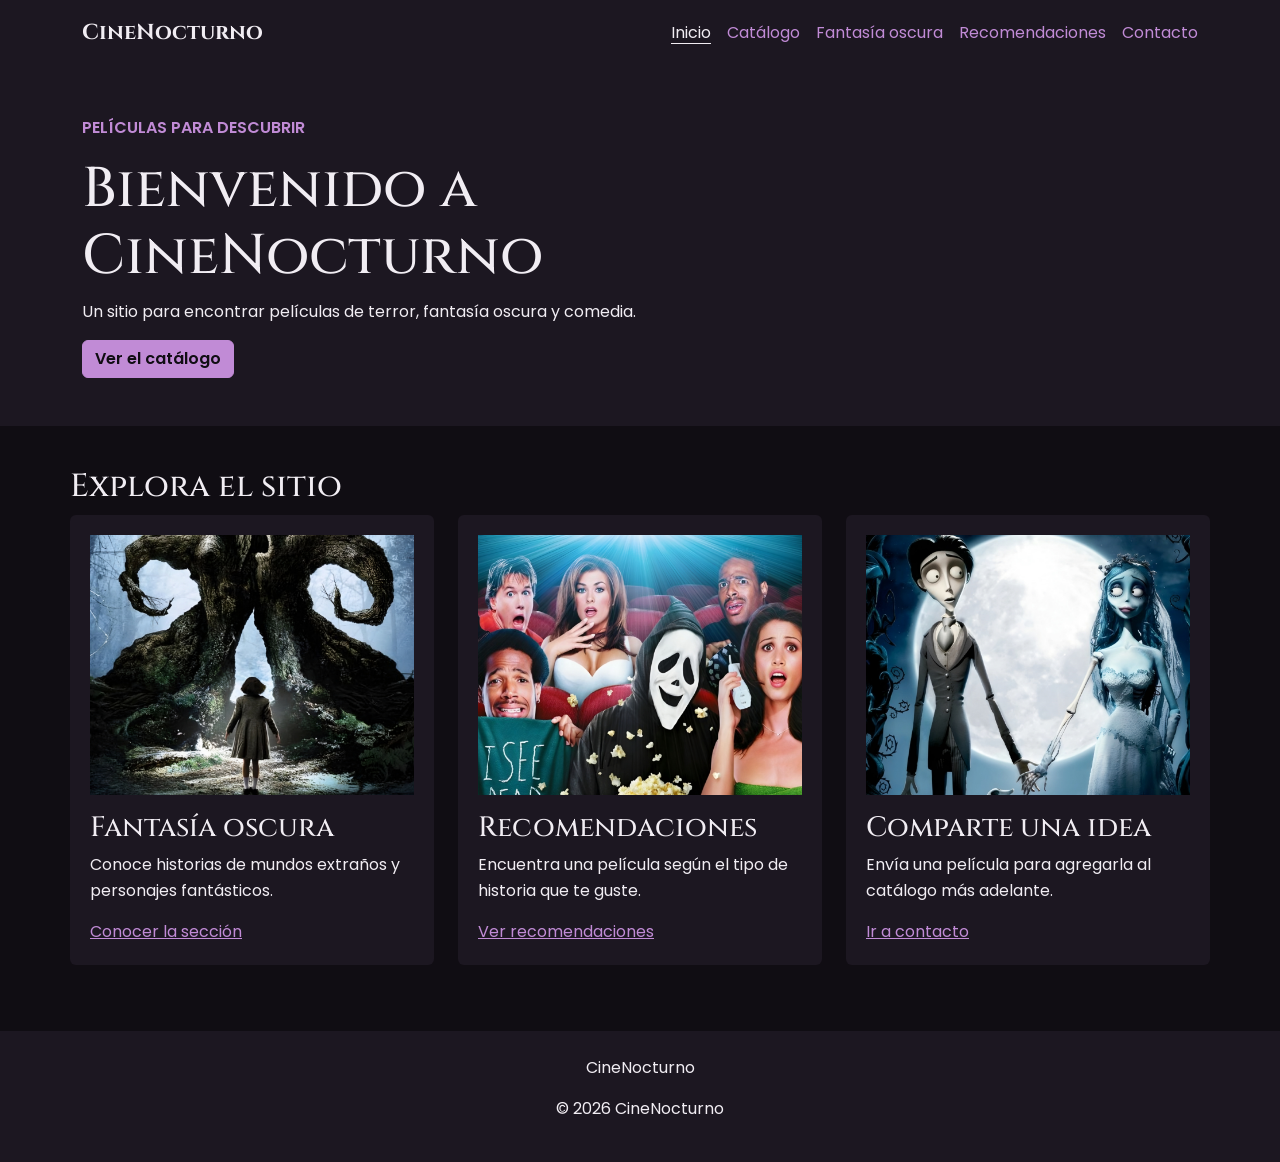
<file: index.html>
<!DOCTYPE html>
<html lang="es">
<head>
    <meta charset="UTF-8">
    <meta name="viewport" content="width=device-width, initial-scale=1.0">
    <title>CineNocturno | Inicio</title>
    <link rel="preconnect" href="https://fonts.googleapis.com">
    <link rel="preconnect" href="https://fonts.gstatic.com" crossorigin>
    <link href="https://fonts.googleapis.com/css2?family=Cinzel:wght@400;600;700&family=Poppins:wght@400;500;600&display=swap" rel="stylesheet">
    <link href="https://cdn.jsdelivr.net/npm/bootstrap@5.3.8/dist/css/bootstrap.min.css" rel="stylesheet" integrity="sha384-sRIl4kxILFvY47J16cr9ZwB07vP4J8+LH7qKQnuqkuIAvNWLzeN8tE5YBujZqJLB" crossorigin="anonymous">
    <link rel="stylesheet" href="css/style.css">
</head>
<body>
    <header>
        <nav class="navbar">
            <div class="container d-flex flex-column flex-lg-row justify-content-between align-items-lg-center gap-3">
                <a class="marca" href="index.html">CineNocturno</a>
                <ul class="lista-menu d-flex flex-wrap gap-3 mb-0">
                    <li><a aria-current="page" href="index.html">Inicio</a></li>
                    <li><a href="catalogo.html">Catálogo</a></li>
                    <li><a href="fantasia.html">Fantasía oscura</a></li>
                    <li><a href="recomendaciones.html">Recomendaciones</a></li>
                    <li><a href="contacto.html">Contacto</a></li>
                </ul>
            </div>
        </nav>
    </header>

    <main>
        <section class="portada">
            <div class="container py-5">
                <p class="etiqueta">PELÍCULAS PARA DESCUBRIR</p>
                <h1>Bienvenido a CineNocturno</h1>
                <p>Un sitio para encontrar películas de terror, fantasía oscura y comedia.</p>
                <a class="btn boton-principal" href="catalogo.html">Ver el catálogo</a>
            </div>
        </section>

        <section class="container seccion">
            <h2>Explora el sitio</h2>
            <div class="row g-4">
                <article class="col-12 col-md-4">
                    <div class="tarjeta h-100">
                        <img src="img/fauno.jpg" alt="Imagen de El laberinto del fauno" class="img-fluid imagen-tarjeta" loading="lazy">
                        <h3>Fantasía oscura</h3>
                        <p>Conoce historias de mundos extraños y personajes fantásticos.</p>
                        <a href="fantasia.html">Conocer la sección</a>
                    </div>
                </article>
                <article class="col-12 col-md-4">
                    <div class="tarjeta h-100">
                        <img src="img/scarymovie.jpg" alt="Imagen de Scary Movie" class="img-fluid imagen-tarjeta" loading="lazy">
                        <h3>Recomendaciones</h3>
                        <p>Encuentra una película según el tipo de historia que te guste.</p>
                        <a href="recomendaciones.html">Ver recomendaciones</a>
                    </div>
                </article>
                <article class="col-12 col-md-4">
                    <div class="tarjeta h-100">
                        <img src="img/cadaver.jpg" alt="Imagen de El cadáver de la novia" class="img-fluid imagen-tarjeta" loading="lazy">
                        <h3>Comparte una idea</h3>
                        <p>Envía una película para agregarla al catálogo más adelante.</p>
                        <a href="contacto.html">Ir a contacto</a>
                    </div>
                </article>
            </div>
        </section>
    </main>

    <footer class="pie">
        <div class="container text-center">
            <p>CineNocturno</p>
            <p>© 2026 CineNocturno</p>
        </div>
    </footer>
    <script src="js/script.js"></script>
</body>
</html>
</file>
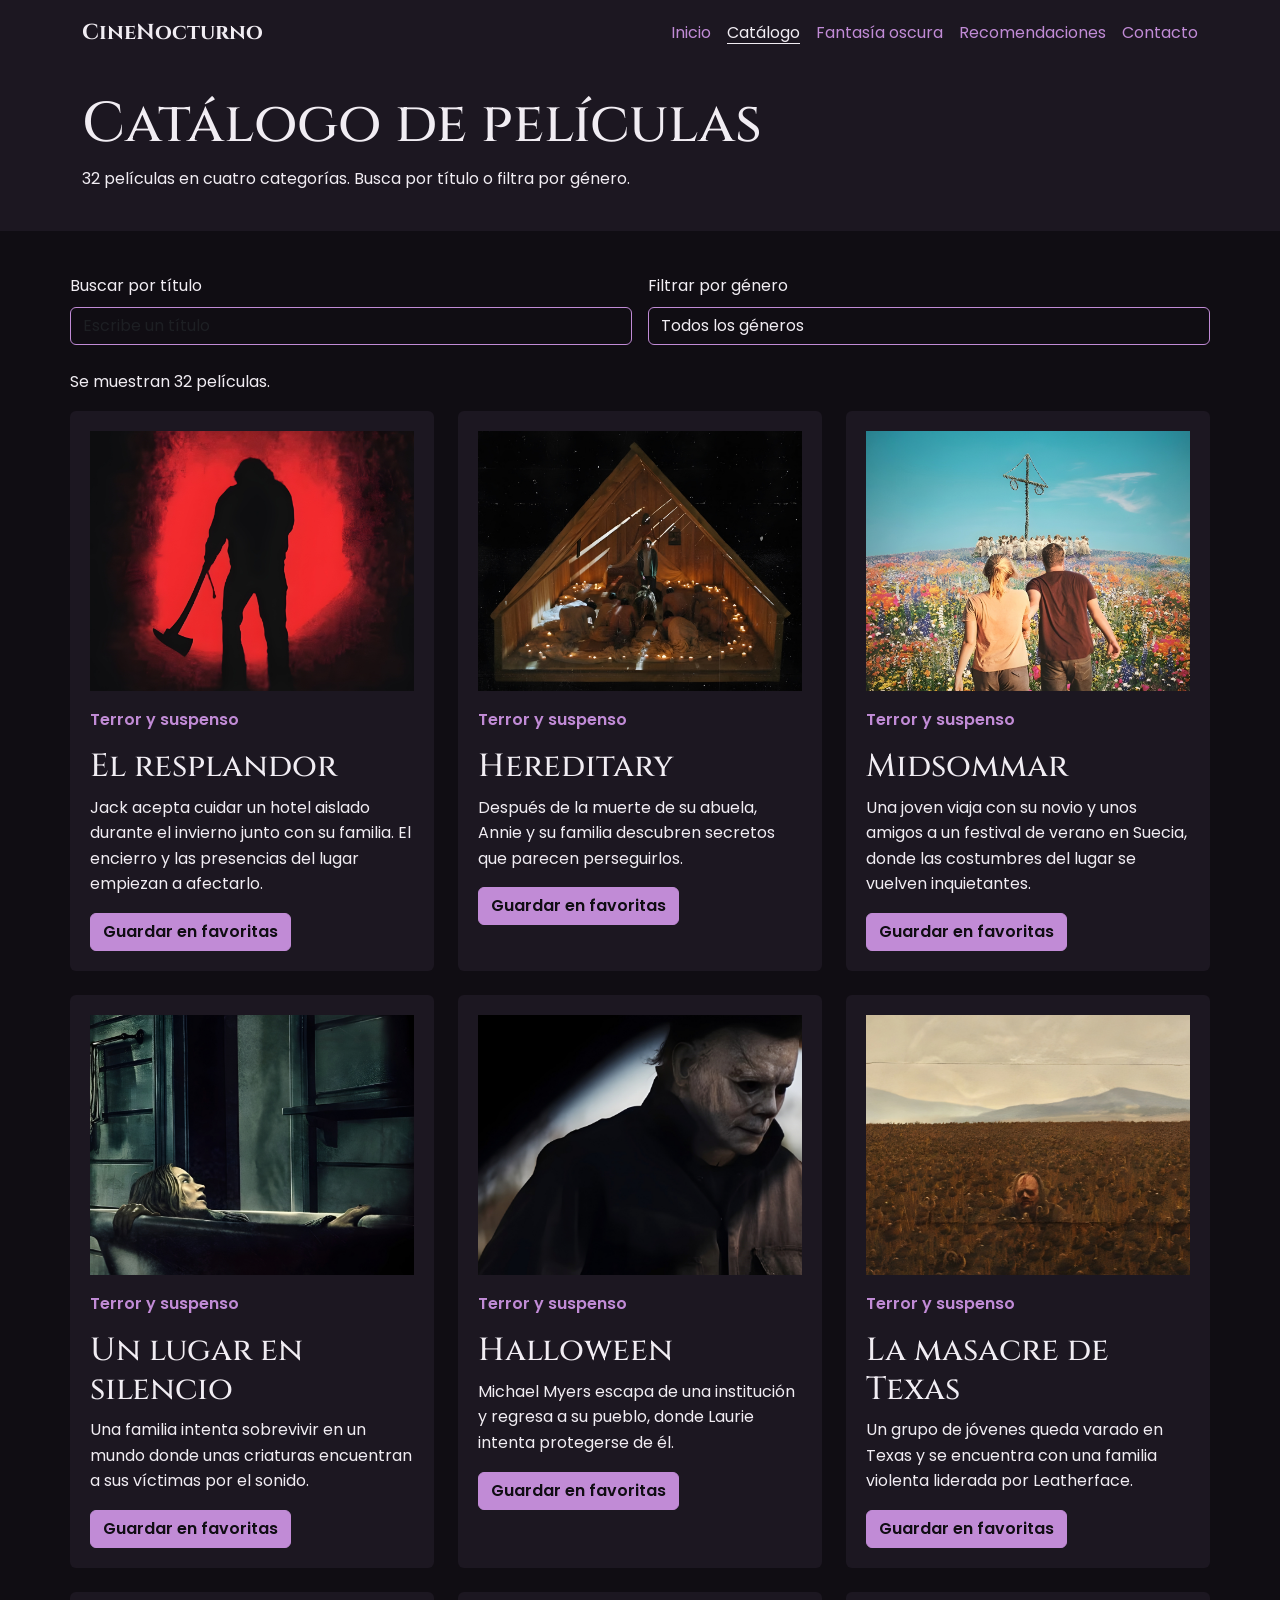
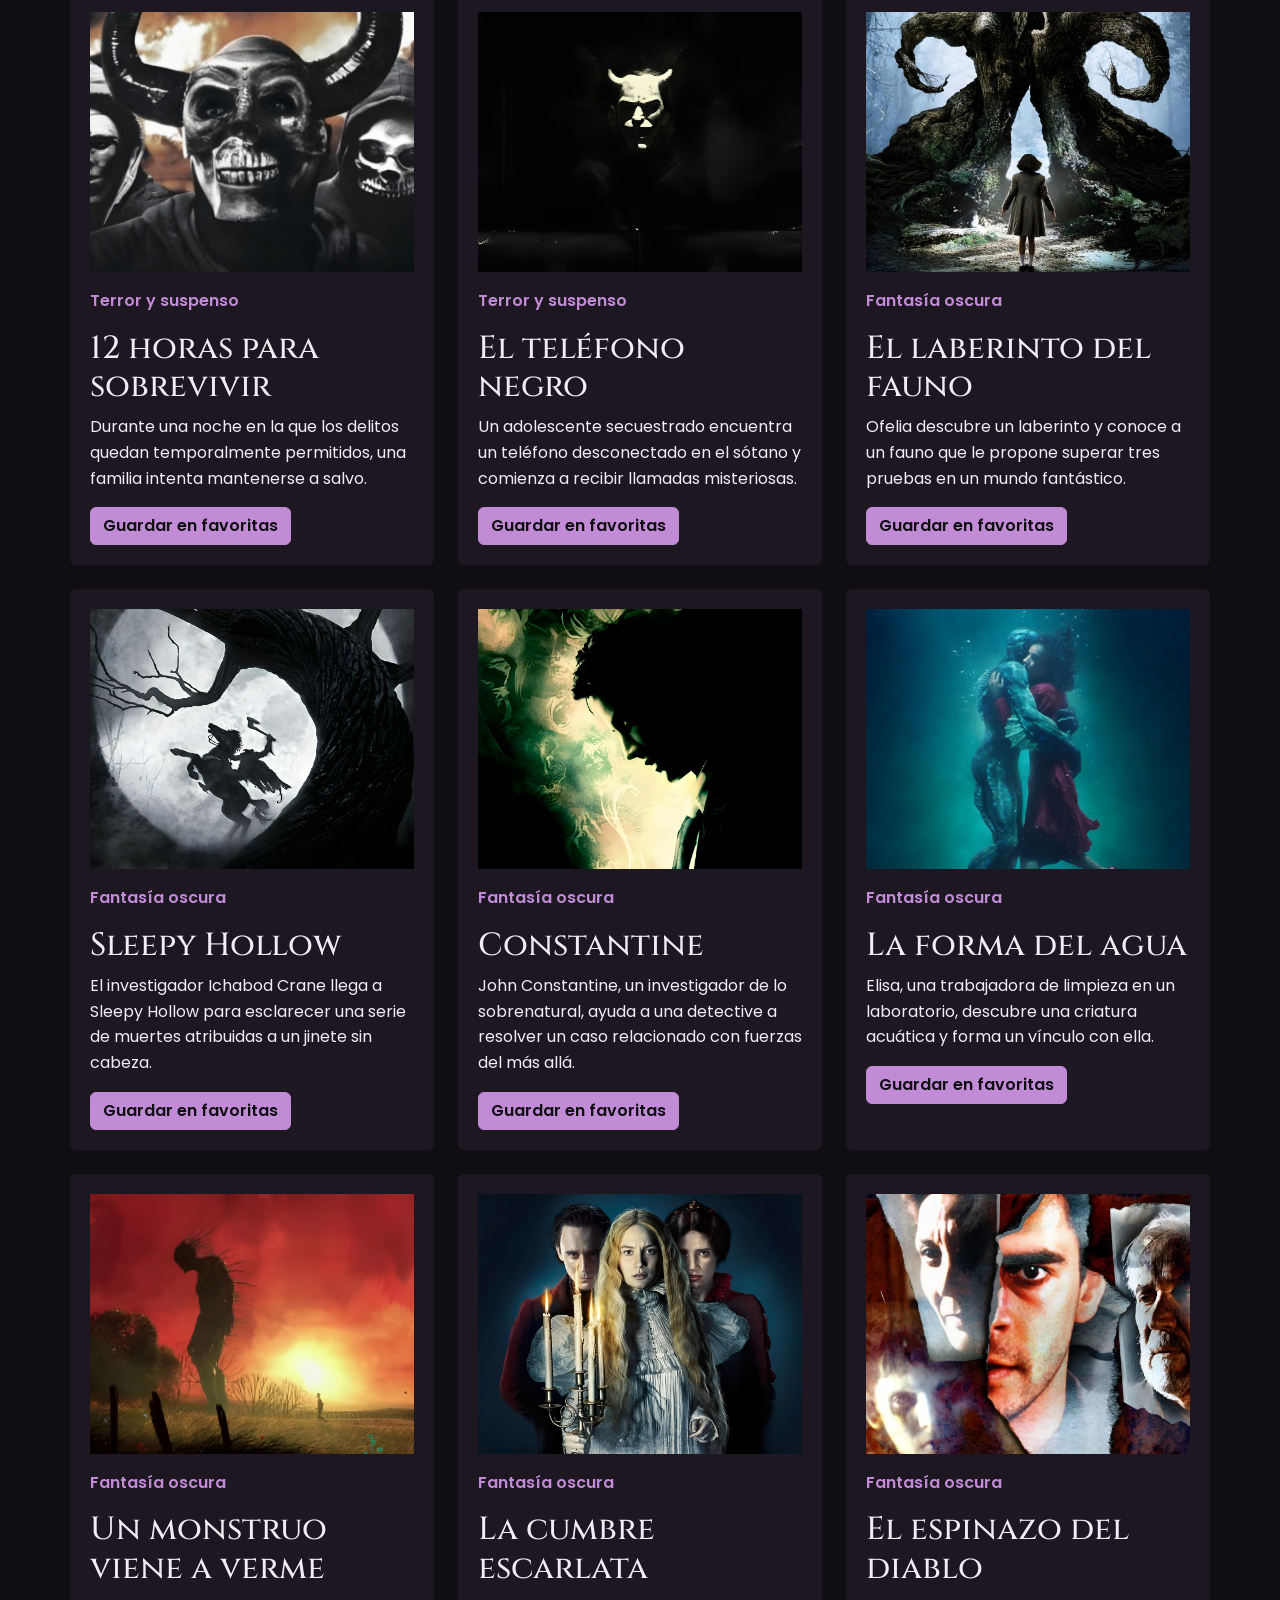
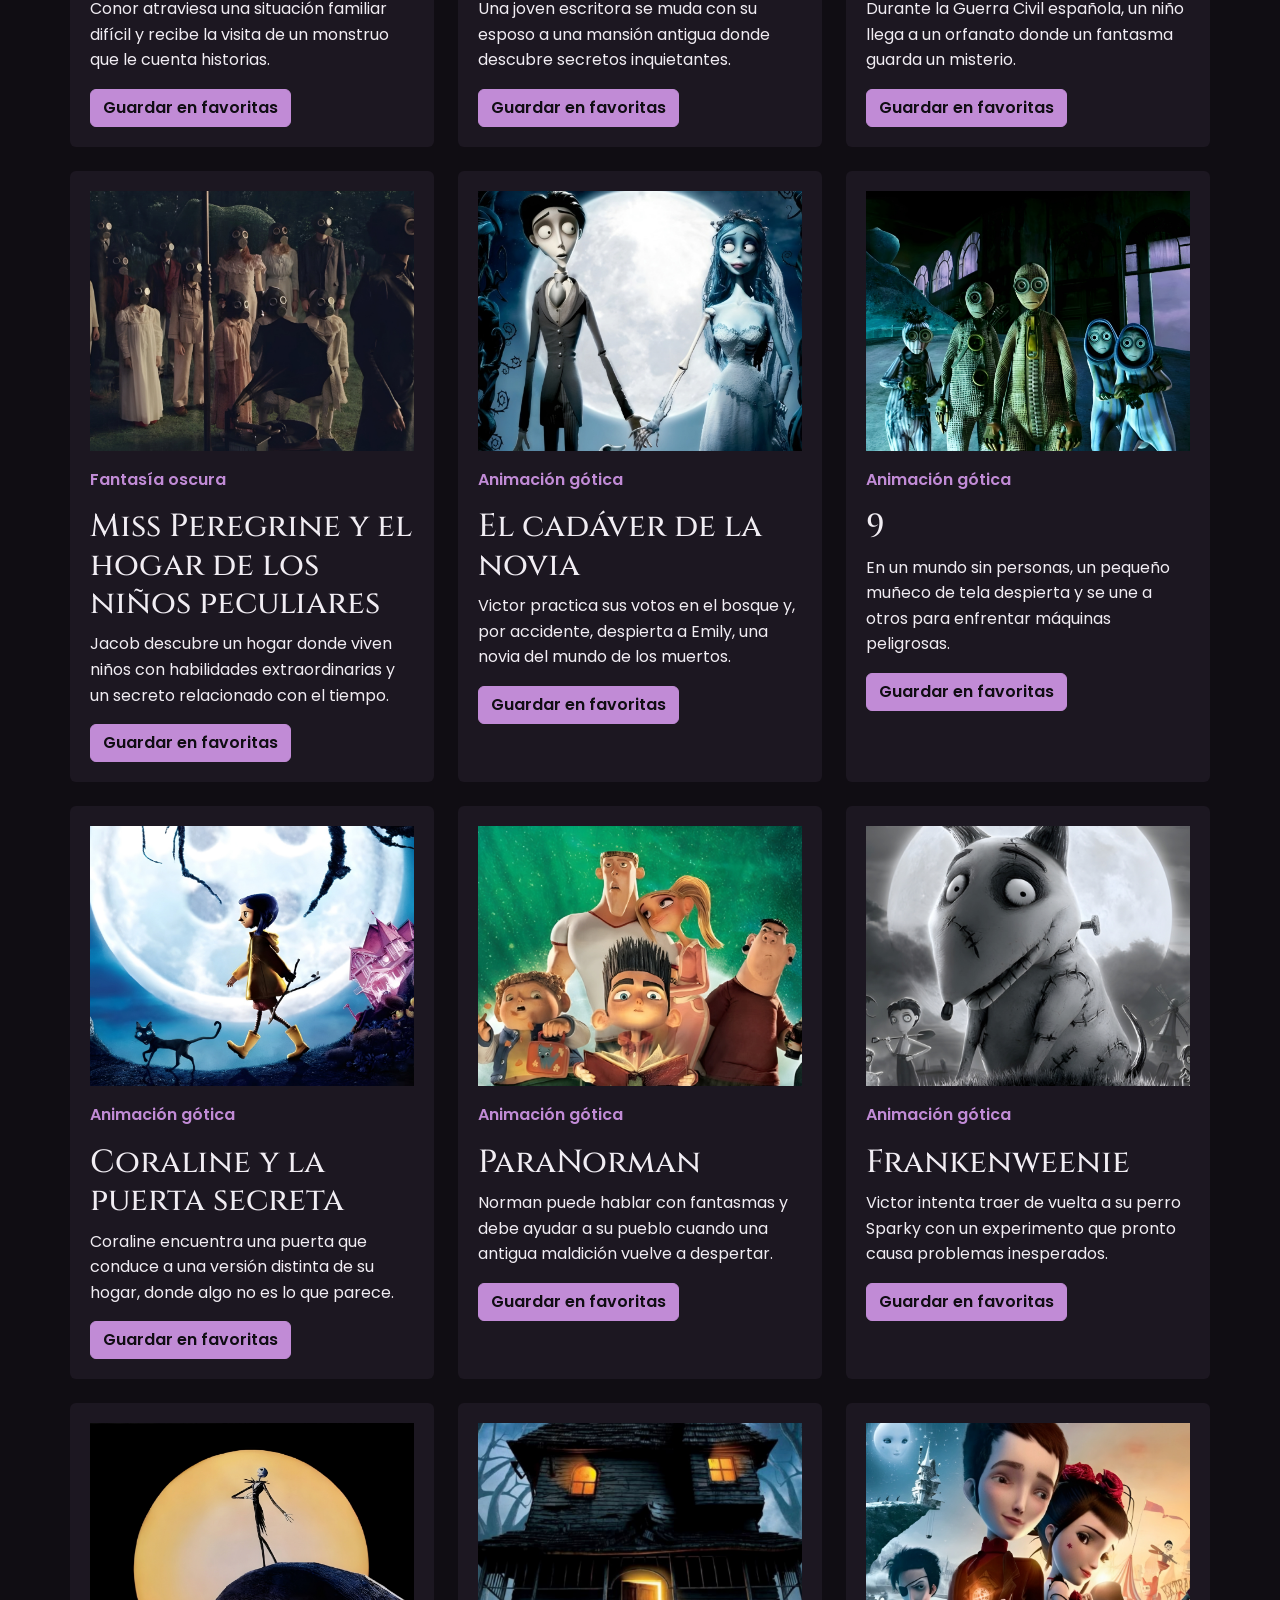
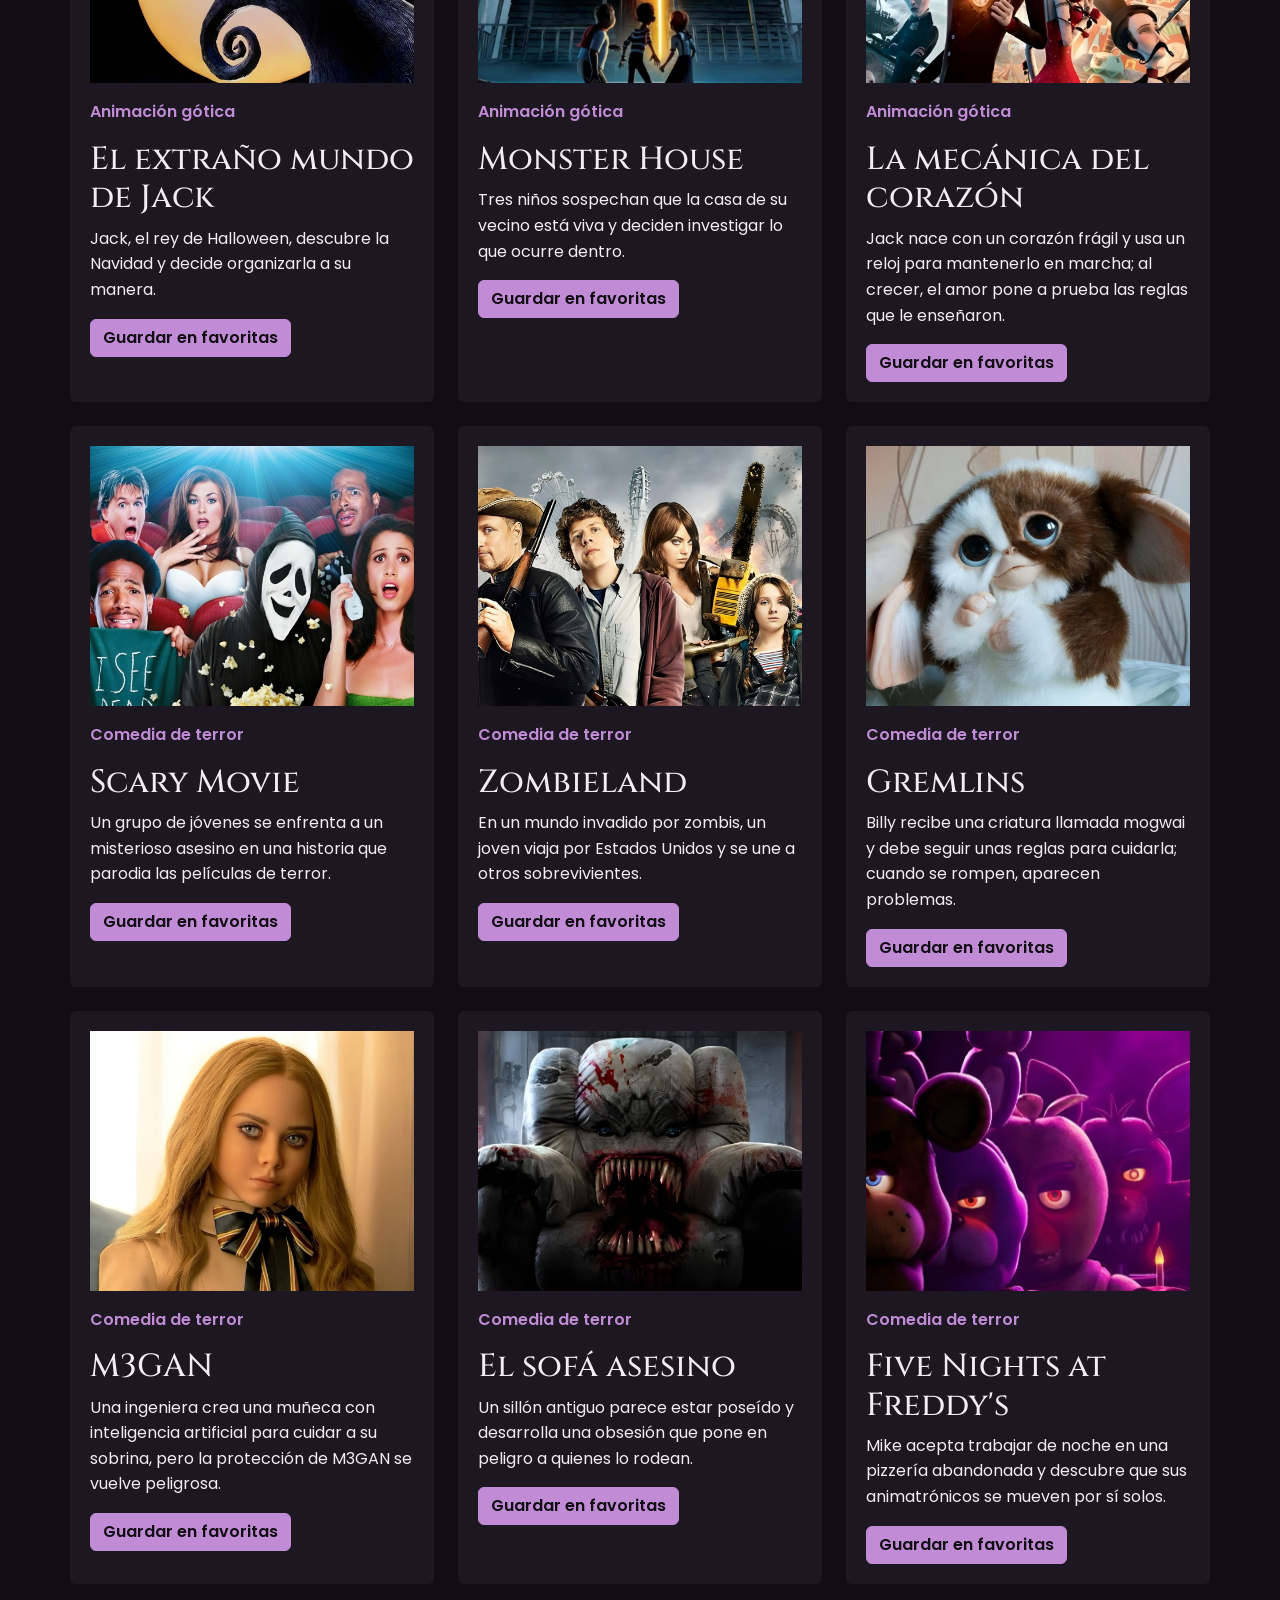
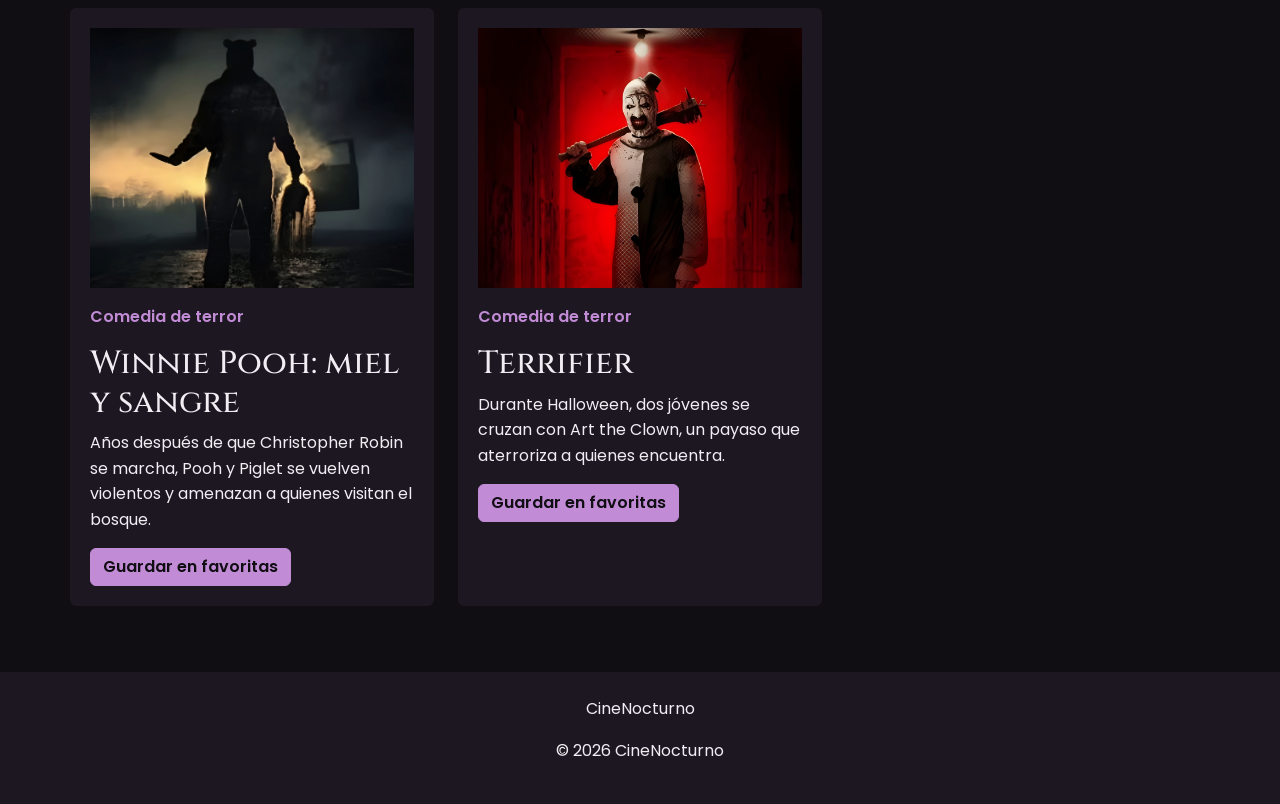
<file: catalogo.html>
<!DOCTYPE html>
<html lang="es">
<head>
    <meta charset="UTF-8">
    <meta name="viewport" content="width=device-width, initial-scale=1.0">
    <title>CineNocturno | Catálogo</title>
    <link rel="preconnect" href="https://fonts.googleapis.com">
    <link rel="preconnect" href="https://fonts.gstatic.com" crossorigin>
    <link href="https://fonts.googleapis.com/css2?family=Cinzel:wght@400;600;700&family=Poppins:wght@400;500;600&display=swap" rel="stylesheet">
    <link href="https://cdn.jsdelivr.net/npm/bootstrap@5.3.8/dist/css/bootstrap.min.css" rel="stylesheet" integrity="sha384-sRIl4kxILFvY47J16cr9ZwB07vP4J8+LH7qKQnuqkuIAvNWLzeN8tE5YBujZqJLB" crossorigin="anonymous">
    <link rel="stylesheet" href="css/style.css">
</head>
<body>
    <header>
        <nav class="navbar">
            <div class="container d-flex flex-column flex-lg-row justify-content-between align-items-lg-center gap-3">
                <a class="marca" href="index.html">CineNocturno</a>
                <ul class="lista-menu d-flex flex-wrap gap-3 mb-0">
                    <li><a href="index.html">Inicio</a></li>
                    <li><a aria-current="page" href="catalogo.html">Catálogo</a></li>
                    <li><a href="fantasia.html">Fantasía oscura</a></li>
                    <li><a href="recomendaciones.html">Recomendaciones</a></li>
                    <li><a href="contacto.html">Contacto</a></li>
                </ul>
            </div>
        </nav>
    </header>
    <main>
        <section class="encabezado">
            <div class="container py-4">
                <h1>Catálogo de películas</h1>
                <p>32 películas en cuatro categorías. Busca por título o filtra por género.</p>
            </div>
        </section>

        <section class="container seccion">
            <div class="row g-3 mb-4">
                <div class="col-12 col-md-6">
                    <label for="buscarPelicula" class="form-label">Buscar por título</label>
                    <input class="form-control campo-oscuro" id="buscarPelicula" type="search" placeholder="Escribe un título">
                </div>
                <div class="col-12 col-md-6">
                    <label for="filtroGenero" class="form-label">Filtrar por género</label>
                    <select class="form-select campo-oscuro" id="filtroGenero">
                        <option value="todos">Todos los géneros</option>
                        <option value="terror">Terror y suspenso</option>
                        <option value="fantasia">Fantasía oscura</option>
                        <option value="animacion">Animación gótica</option>
                        <option value="comedia">Comedia de terror</option>
                    </select>
                </div>
            </div>

            <p id="mensajeCatalogo" role="status" aria-live="polite">Se muestran 32 películas.</p>
            <p id="mensajeFavoritas" role="status" aria-live="polite"></p>
            <div class="row g-4" id="listaPeliculas">
                <article class="col-12 col-sm-6 col-lg-4 tarjeta-pelicula" data-genero="terror" data-titulo="el-resplandor terror">
                    <div class="tarjeta h-100">
                        <img src="img/el-resplandor.jpg" alt="Imagen de El resplandor" class="img-fluid imagen-tarjeta" loading="lazy">
                        <p class="genero">Terror y suspenso</p>
                        <h2>El resplandor</h2>
                        <p>Jack acepta cuidar un hotel aislado durante el invierno junto con su familia. El encierro y las presencias del lugar empiezan a afectarlo.</p>
                        <button class="btn boton-secundario boton-favorita" type="button" data-pelicula="El resplandor" aria-pressed="false">Guardar en favoritas</button>
                    </div>
                </article>
                <article class="col-12 col-sm-6 col-lg-4 tarjeta-pelicula" data-genero="terror" data-titulo="hereditary terror">
                    <div class="tarjeta h-100">
                        <img src="img/hereditary.jpg" alt="Imagen de Hereditary" class="img-fluid imagen-tarjeta" loading="lazy">
                        <p class="genero">Terror y suspenso</p>
                        <h2>Hereditary</h2>
                        <p>Después de la muerte de su abuela, Annie y su familia descubren secretos que parecen perseguirlos.</p>
                        <button class="btn boton-secundario boton-favorita" type="button" data-pelicula="Hereditary" aria-pressed="false">Guardar en favoritas</button>
                    </div>
                </article>
                <article class="col-12 col-sm-6 col-lg-4 tarjeta-pelicula" data-genero="terror" data-titulo="midsommar terror">
                    <div class="tarjeta h-100">
                        <img src="img/midsommar.jpg" alt="Imagen de Midsommar" class="img-fluid imagen-tarjeta" loading="lazy">
                        <p class="genero">Terror y suspenso</p>
                        <h2>Midsommar</h2>
                        <p>Una joven viaja con su novio y unos amigos a un festival de verano en Suecia, donde las costumbres del lugar se vuelven inquietantes.</p>
                        <button class="btn boton-secundario boton-favorita" type="button" data-pelicula="Midsommar" aria-pressed="false">Guardar en favoritas</button>
                    </div>
                </article>
                <article class="col-12 col-sm-6 col-lg-4 tarjeta-pelicula" data-genero="terror" data-titulo="un-lugar-en-silencio terror">
                    <div class="tarjeta h-100">
                        <img src="img/un-lugar-en-silencio.jpg" alt="Imagen de Un lugar en silencio" class="img-fluid imagen-tarjeta" loading="lazy">
                        <p class="genero">Terror y suspenso</p>
                        <h2>Un lugar en silencio</h2>
                        <p>Una familia intenta sobrevivir en un mundo donde unas criaturas encuentran a sus víctimas por el sonido.</p>
                        <button class="btn boton-secundario boton-favorita" type="button" data-pelicula="Un lugar en silencio" aria-pressed="false">Guardar en favoritas</button>
                    </div>
                </article>
                <article class="col-12 col-sm-6 col-lg-4 tarjeta-pelicula" data-genero="terror" data-titulo="halloween terror">
                    <div class="tarjeta h-100">
                        <img src="img/halloween.jpg" alt="Imagen de Halloween" class="img-fluid imagen-tarjeta" loading="lazy">
                        <p class="genero">Terror y suspenso</p>
                        <h2>Halloween</h2>
                        <p>Michael Myers escapa de una institución y regresa a su pueblo, donde Laurie intenta protegerse de él.</p>
                        <button class="btn boton-secundario boton-favorita" type="button" data-pelicula="Halloween" aria-pressed="false">Guardar en favoritas</button>
                    </div>
                </article>
                <article class="col-12 col-sm-6 col-lg-4 tarjeta-pelicula" data-genero="terror" data-titulo="la-masacre-de-texas terror">
                    <div class="tarjeta h-100">
                        <img src="img/la-masacre-de-texas.jpg" alt="Imagen de La masacre de Texas" class="img-fluid imagen-tarjeta" loading="lazy">
                        <p class="genero">Terror y suspenso</p>
                        <h2>La masacre de Texas</h2>
                        <p>Un grupo de jóvenes queda varado en Texas y se encuentra con una familia violenta liderada por Leatherface.</p>
                        <button class="btn boton-secundario boton-favorita" type="button" data-pelicula="La masacre de Texas" aria-pressed="false">Guardar en favoritas</button>
                    </div>
                </article>
                <article class="col-12 col-sm-6 col-lg-4 tarjeta-pelicula" data-genero="terror" data-titulo="12-horas-para-sobrevivir terror">
                    <div class="tarjeta h-100">
                        <img src="img/12-horas-para-sobrevivir.jpg" alt="Imagen de 12 horas para sobrevivir" class="img-fluid imagen-tarjeta" loading="lazy">
                        <p class="genero">Terror y suspenso</p>
                        <h2>12 horas para sobrevivir</h2>
                        <p>Durante una noche en la que los delitos quedan temporalmente permitidos, una familia intenta mantenerse a salvo.</p>
                        <button class="btn boton-secundario boton-favorita" type="button" data-pelicula="12 horas para sobrevivir" aria-pressed="false">Guardar en favoritas</button>
                    </div>
                </article>
                <article class="col-12 col-sm-6 col-lg-4 tarjeta-pelicula" data-genero="terror" data-titulo="el-telefono-negro terror">
                    <div class="tarjeta h-100">
                        <img src="img/el-telefono-negro.jpg" alt="Imagen de El teléfono negro" class="img-fluid imagen-tarjeta" loading="lazy">
                        <p class="genero">Terror y suspenso</p>
                        <h2>El teléfono negro</h2>
                        <p>Un adolescente secuestrado encuentra un teléfono desconectado en el sótano y comienza a recibir llamadas misteriosas.</p>
                        <button class="btn boton-secundario boton-favorita" type="button" data-pelicula="El teléfono negro" aria-pressed="false">Guardar en favoritas</button>
                    </div>
                </article>
                <article class="col-12 col-sm-6 col-lg-4 tarjeta-pelicula" data-genero="fantasia" data-titulo="el-laberinto-del-fauno fantasia">
                    <div class="tarjeta h-100">
                        <img src="img/fauno.jpg" alt="Imagen de El laberinto del fauno" class="img-fluid imagen-tarjeta" loading="lazy">
                        <p class="genero">Fantasía oscura</p>
                        <h2>El laberinto del fauno</h2>
                        <p>Ofelia descubre un laberinto y conoce a un fauno que le propone superar tres pruebas en un mundo fantástico.</p>
                        <button class="btn boton-secundario boton-favorita" type="button" data-pelicula="El laberinto del fauno" aria-pressed="false">Guardar en favoritas</button>
                    </div>
                </article>
                <article class="col-12 col-sm-6 col-lg-4 tarjeta-pelicula" data-genero="fantasia" data-titulo="sleepy-hollow fantasia">
                    <div class="tarjeta h-100">
                        <img src="img/sleepy-hollow.jpg" alt="Imagen de Sleepy Hollow" class="img-fluid imagen-tarjeta" loading="lazy">
                        <p class="genero">Fantasía oscura</p>
                        <h2>Sleepy Hollow</h2>
                        <p>El investigador Ichabod Crane llega a Sleepy Hollow para esclarecer una serie de muertes atribuidas a un jinete sin cabeza.</p>
                        <button class="btn boton-secundario boton-favorita" type="button" data-pelicula="Sleepy Hollow" aria-pressed="false">Guardar en favoritas</button>
                    </div>
                </article>
                <article class="col-12 col-sm-6 col-lg-4 tarjeta-pelicula" data-genero="fantasia" data-titulo="constantine fantasia">
                    <div class="tarjeta h-100">
                        <img src="img/constantine.jpg" alt="Imagen de Constantine" class="img-fluid imagen-tarjeta" loading="lazy">
                        <p class="genero">Fantasía oscura</p>
                        <h2>Constantine</h2>
                        <p>John Constantine, un investigador de lo sobrenatural, ayuda a una detective a resolver un caso relacionado con fuerzas del más allá.</p>
                        <button class="btn boton-secundario boton-favorita" type="button" data-pelicula="Constantine" aria-pressed="false">Guardar en favoritas</button>
                    </div>
                </article>
                <article class="col-12 col-sm-6 col-lg-4 tarjeta-pelicula" data-genero="fantasia" data-titulo="la-forma-del-agua fantasia">
                    <div class="tarjeta h-100">
                        <img src="img/la-forma-del-agua.jpg" alt="Imagen de La forma del agua" class="img-fluid imagen-tarjeta" loading="lazy">
                        <p class="genero">Fantasía oscura</p>
                        <h2>La forma del agua</h2>
                        <p>Elisa, una trabajadora de limpieza en un laboratorio, descubre una criatura acuática y forma un vínculo con ella.</p>
                        <button class="btn boton-secundario boton-favorita" type="button" data-pelicula="La forma del agua" aria-pressed="false">Guardar en favoritas</button>
                    </div>
                </article>
                <article class="col-12 col-sm-6 col-lg-4 tarjeta-pelicula" data-genero="fantasia" data-titulo="un-monstruo-viene-a-verme fantasia">
                    <div class="tarjeta h-100">
                        <img src="img/un-monstruo-viene-a-verme.jpg" alt="Imagen de Un monstruo viene a verme" class="img-fluid imagen-tarjeta" loading="lazy">
                        <p class="genero">Fantasía oscura</p>
                        <h2>Un monstruo viene a verme</h2>
                        <p>Conor atraviesa una situación familiar difícil y recibe la visita de un monstruo que le cuenta historias.</p>
                        <button class="btn boton-secundario boton-favorita" type="button" data-pelicula="Un monstruo viene a verme" aria-pressed="false">Guardar en favoritas</button>
                    </div>
                </article>
                <article class="col-12 col-sm-6 col-lg-4 tarjeta-pelicula" data-genero="fantasia" data-titulo="la-cumbre-escarlata fantasia">
                    <div class="tarjeta h-100">
                        <img src="img/la-cumbre-escarlata.jpg" alt="Imagen de La cumbre escarlata" class="img-fluid imagen-tarjeta" loading="lazy">
                        <p class="genero">Fantasía oscura</p>
                        <h2>La cumbre escarlata</h2>
                        <p>Una joven escritora se muda con su esposo a una mansión antigua donde descubre secretos inquietantes.</p>
                        <button class="btn boton-secundario boton-favorita" type="button" data-pelicula="La cumbre escarlata" aria-pressed="false">Guardar en favoritas</button>
                    </div>
                </article>
                <article class="col-12 col-sm-6 col-lg-4 tarjeta-pelicula" data-genero="fantasia" data-titulo="el-espinazo-del-diablo fantasia">
                    <div class="tarjeta h-100">
                        <img src="img/el-espinazo-del-diablo.jpg" alt="Imagen de El espinazo del diablo" class="img-fluid imagen-tarjeta" loading="lazy">
                        <p class="genero">Fantasía oscura</p>
                        <h2>El espinazo del diablo</h2>
                        <p>Durante la Guerra Civil española, un niño llega a un orfanato donde un fantasma guarda un misterio.</p>
                        <button class="btn boton-secundario boton-favorita" type="button" data-pelicula="El espinazo del diablo" aria-pressed="false">Guardar en favoritas</button>
                    </div>
                </article>
                <article class="col-12 col-sm-6 col-lg-4 tarjeta-pelicula" data-genero="fantasia" data-titulo="miss-peregrine-y-el-hogar-de-los-ninos-peculiares fantasia">
                    <div class="tarjeta h-100">
                        <img src="img/miss-peregrine-y-el-hogar-de-los-ninos-peculiares.jpg" alt="Imagen de Miss Peregrine y el hogar de los niños peculiares" class="img-fluid imagen-tarjeta" loading="lazy">
                        <p class="genero">Fantasía oscura</p>
                        <h2>Miss Peregrine y el hogar de los niños peculiares</h2>
                        <p>Jacob descubre un hogar donde viven niños con habilidades extraordinarias y un secreto relacionado con el tiempo.</p>
                        <button class="btn boton-secundario boton-favorita" type="button" data-pelicula="Miss Peregrine y el hogar de los niños peculiares" aria-pressed="false">Guardar en favoritas</button>
                    </div>
                </article>
                <article class="col-12 col-sm-6 col-lg-4 tarjeta-pelicula" data-genero="animacion" data-titulo="el-cadaver-de-la-novia animacion">
                    <div class="tarjeta h-100">
                        <img src="img/cadaver.jpg" alt="Imagen de El cadáver de la novia" class="img-fluid imagen-tarjeta" loading="lazy">
                        <p class="genero">Animación gótica</p>
                        <h2>El cadáver de la novia</h2>
                        <p>Victor practica sus votos en el bosque y, por accidente, despierta a Emily, una novia del mundo de los muertos.</p>
                        <button class="btn boton-secundario boton-favorita" type="button" data-pelicula="El cadáver de la novia" aria-pressed="false">Guardar en favoritas</button>
                    </div>
                </article>
                <article class="col-12 col-sm-6 col-lg-4 tarjeta-pelicula" data-genero="animacion" data-titulo="9 animacion">
                    <div class="tarjeta h-100">
                        <img src="img/9.png" alt="Imagen de 9" class="img-fluid imagen-tarjeta" loading="lazy">
                        <p class="genero">Animación gótica</p>
                        <h2>9</h2>
                        <p>En un mundo sin personas, un pequeño muñeco de tela despierta y se une a otros para enfrentar máquinas peligrosas.</p>
                        <button class="btn boton-secundario boton-favorita" type="button" data-pelicula="9" aria-pressed="false">Guardar en favoritas</button>
                    </div>
                </article>
                <article class="col-12 col-sm-6 col-lg-4 tarjeta-pelicula" data-genero="animacion" data-titulo="coraline-y-la-puerta-secreta animacion">
                    <div class="tarjeta h-100">
                        <img src="img/coraline-y-la-puerta-secreta.jpg" alt="Imagen de Coraline y la puerta secreta" class="img-fluid imagen-tarjeta" loading="lazy">
                        <p class="genero">Animación gótica</p>
                        <h2>Coraline y la puerta secreta</h2>
                        <p>Coraline encuentra una puerta que conduce a una versión distinta de su hogar, donde algo no es lo que parece.</p>
                        <button class="btn boton-secundario boton-favorita" type="button" data-pelicula="Coraline y la puerta secreta" aria-pressed="false">Guardar en favoritas</button>
                    </div>
                </article>
                <article class="col-12 col-sm-6 col-lg-4 tarjeta-pelicula" data-genero="animacion" data-titulo="paranorman animacion">
                    <div class="tarjeta h-100">
                        <img src="img/paranorman.jpg" alt="Imagen de ParaNorman" class="img-fluid imagen-tarjeta" loading="lazy">
                        <p class="genero">Animación gótica</p>
                        <h2>ParaNorman</h2>
                        <p>Norman puede hablar con fantasmas y debe ayudar a su pueblo cuando una antigua maldición vuelve a despertar.</p>
                        <button class="btn boton-secundario boton-favorita" type="button" data-pelicula="ParaNorman" aria-pressed="false">Guardar en favoritas</button>
                    </div>
                </article>
                <article class="col-12 col-sm-6 col-lg-4 tarjeta-pelicula" data-genero="animacion" data-titulo="frankenweenie animacion">
                    <div class="tarjeta h-100">
                        <img src="img/frankenweenie.jpg" alt="Imagen de Frankenweenie" class="img-fluid imagen-tarjeta" loading="lazy">
                        <p class="genero">Animación gótica</p>
                        <h2>Frankenweenie</h2>
                        <p>Victor intenta traer de vuelta a su perro Sparky con un experimento que pronto causa problemas inesperados.</p>
                        <button class="btn boton-secundario boton-favorita" type="button" data-pelicula="Frankenweenie" aria-pressed="false">Guardar en favoritas</button>
                    </div>
                </article>
                <article class="col-12 col-sm-6 col-lg-4 tarjeta-pelicula" data-genero="animacion" data-titulo="el-extrano-mundo-de-jack animacion">
                    <div class="tarjeta h-100">
                        <img src="img/el-extrano-mundo-de-jack.jpg" alt="Imagen de El extraño mundo de Jack" class="img-fluid imagen-tarjeta" loading="lazy">
                        <p class="genero">Animación gótica</p>
                        <h2>El extraño mundo de Jack</h2>
                        <p>Jack, el rey de Halloween, descubre la Navidad y decide organizarla a su manera.</p>
                        <button class="btn boton-secundario boton-favorita" type="button" data-pelicula="El extraño mundo de Jack" aria-pressed="false">Guardar en favoritas</button>
                    </div>
                </article>
                <article class="col-12 col-sm-6 col-lg-4 tarjeta-pelicula" data-genero="animacion" data-titulo="monster-house animacion">
                    <div class="tarjeta h-100">
                        <img src="img/monster-house.jpg" alt="Imagen de Monster House" class="img-fluid imagen-tarjeta" loading="lazy">
                        <p class="genero">Animación gótica</p>
                        <h2>Monster House</h2>
                        <p>Tres niños sospechan que la casa de su vecino está viva y deciden investigar lo que ocurre dentro.</p>
                        <button class="btn boton-secundario boton-favorita" type="button" data-pelicula="Monster House" aria-pressed="false">Guardar en favoritas</button>
                    </div>
                </article>
                <article class="col-12 col-sm-6 col-lg-4 tarjeta-pelicula" data-genero="animacion" data-titulo="la-mecanica-del-corazon animacion">
                    <div class="tarjeta h-100">
                        <img src="img/la-mecanica-del-corazon.jpg" alt="Imagen de La mecánica del corazón" class="img-fluid imagen-tarjeta" loading="lazy">
                        <p class="genero">Animación gótica</p>
                        <h2>La mecánica del corazón</h2>
                        <p>Jack nace con un corazón frágil y usa un reloj para mantenerlo en marcha; al crecer, el amor pone a prueba las reglas que le enseñaron.</p>
                        <button class="btn boton-secundario boton-favorita" type="button" data-pelicula="La mecánica del corazón" aria-pressed="false">Guardar en favoritas</button>
                    </div>
                </article>
                <article class="col-12 col-sm-6 col-lg-4 tarjeta-pelicula" data-genero="comedia" data-titulo="scarymovie comedia">
                    <div class="tarjeta h-100">
                        <img src="img/scarymovie.jpg" alt="Imagen de Scary Movie" class="img-fluid imagen-tarjeta" loading="lazy">
                        <p class="genero">Comedia de terror</p>
                        <h2>Scary Movie</h2>
                        <p>Un grupo de jóvenes se enfrenta a un misterioso asesino en una historia que parodia las películas de terror.</p>
                        <button class="btn boton-secundario boton-favorita" type="button" data-pelicula="Scary Movie" aria-pressed="false">Guardar en favoritas</button>
                    </div>
                </article>
                <article class="col-12 col-sm-6 col-lg-4 tarjeta-pelicula" data-genero="comedia" data-titulo="zombieland comedia">
                    <div class="tarjeta h-100">
                        <img src="img/zombieland.jpg" alt="Imagen de Zombieland" class="img-fluid imagen-tarjeta" loading="lazy">
                        <p class="genero">Comedia de terror</p>
                        <h2>Zombieland</h2>
                        <p>En un mundo invadido por zombis, un joven viaja por Estados Unidos y se une a otros sobrevivientes.</p>
                        <button class="btn boton-secundario boton-favorita" type="button" data-pelicula="Zombieland" aria-pressed="false">Guardar en favoritas</button>
                    </div>
                </article>
                <article class="col-12 col-sm-6 col-lg-4 tarjeta-pelicula" data-genero="comedia" data-titulo="gremlins comedia">
                    <div class="tarjeta h-100">
                        <img src="img/gremlins.jpg" alt="Imagen de Gremlins" class="img-fluid imagen-tarjeta" loading="lazy">
                        <p class="genero">Comedia de terror</p>
                        <h2>Gremlins</h2>
                        <p>Billy recibe una criatura llamada mogwai y debe seguir unas reglas para cuidarla; cuando se rompen, aparecen problemas.</p>
                        <button class="btn boton-secundario boton-favorita" type="button" data-pelicula="Gremlins" aria-pressed="false">Guardar en favoritas</button>
                    </div>
                </article>
                <article class="col-12 col-sm-6 col-lg-4 tarjeta-pelicula" data-genero="comedia" data-titulo="m3gan comedia">
                    <div class="tarjeta h-100">
                        <img src="img/m3gan.jpg" alt="Imagen de M3GAN" class="img-fluid imagen-tarjeta" loading="lazy">
                        <p class="genero">Comedia de terror</p>
                        <h2>M3GAN</h2>
                        <p>Una ingeniera crea una muñeca con inteligencia artificial para cuidar a su sobrina, pero la protección de M3GAN se vuelve peligrosa.</p>
                        <button class="btn boton-secundario boton-favorita" type="button" data-pelicula="M3GAN" aria-pressed="false">Guardar en favoritas</button>
                    </div>
                </article>
                <article class="col-12 col-sm-6 col-lg-4 tarjeta-pelicula" data-genero="comedia" data-titulo="el-sofa-asesino comedia">
                    <div class="tarjeta h-100">
                        <img src="img/el-sofa-asesino.jpg" alt="Imagen de El sofá asesino" class="img-fluid imagen-tarjeta" loading="lazy">
                        <p class="genero">Comedia de terror</p>
                        <h2>El sofá asesino</h2>
                        <p>Un sillón antiguo parece estar poseído y desarrolla una obsesión que pone en peligro a quienes lo rodean.</p>
                        <button class="btn boton-secundario boton-favorita" type="button" data-pelicula="El sofá asesino" aria-pressed="false">Guardar en favoritas</button>
                    </div>
                </article>
                <article class="col-12 col-sm-6 col-lg-4 tarjeta-pelicula" data-genero="comedia" data-titulo="five-nights-at-freddys comedia">
                    <div class="tarjeta h-100">
                        <img src="img/five-nights-at-freddys.jpg" alt="Imagen de Five Nights at Freddy's" class="img-fluid imagen-tarjeta" loading="lazy">
                        <p class="genero">Comedia de terror</p>
                        <h2>Five Nights at Freddy's</h2>
                        <p>Mike acepta trabajar de noche en una pizzería abandonada y descubre que sus animatrónicos se mueven por sí solos.</p>
                        <button class="btn boton-secundario boton-favorita" type="button" data-pelicula="Five Nights at Freddy's" aria-pressed="false">Guardar en favoritas</button>
                    </div>
                </article>
                <article class="col-12 col-sm-6 col-lg-4 tarjeta-pelicula" data-genero="comedia" data-titulo="winnie-pooh-miel-y-sangre comedia">
                    <div class="tarjeta h-100">
                        <img src="img/winnie-pooh-miel-y-sangre.jpg" alt="Imagen de Winnie Pooh: miel y sangre" class="img-fluid imagen-tarjeta" loading="lazy">
                        <p class="genero">Comedia de terror</p>
                        <h2>Winnie Pooh: miel y sangre</h2>
                        <p>Años después de que Christopher Robin se marcha, Pooh y Piglet se vuelven violentos y amenazan a quienes visitan el bosque.</p>
                        <button class="btn boton-secundario boton-favorita" type="button" data-pelicula="Winnie Pooh: miel y sangre" aria-pressed="false">Guardar en favoritas</button>
                    </div>
                </article>
                <article class="col-12 col-sm-6 col-lg-4 tarjeta-pelicula" data-genero="comedia" data-titulo="terrifier comedia">
                    <div class="tarjeta h-100">
                        <img src="img/terrifier.jpg" alt="Imagen de Terrifier" class="img-fluid imagen-tarjeta" loading="lazy">
                        <p class="genero">Comedia de terror</p>
                        <h2>Terrifier</h2>
                        <p>Durante Halloween, dos jóvenes se cruzan con Art the Clown, un payaso que aterroriza a quienes encuentra.</p>
                        <button class="btn boton-secundario boton-favorita" type="button" data-pelicula="Terrifier" aria-pressed="false">Guardar en favoritas</button>
                    </div>
                </article>
            </div>
        </section>
    </main>

    <footer class="pie">
        <div class="container text-center">
            <p>CineNocturno</p>
            <p>© 2026 CineNocturno</p>
        </div>
    </footer>
    <script src="js/script.js"></script>
</body>
</html>
</file>
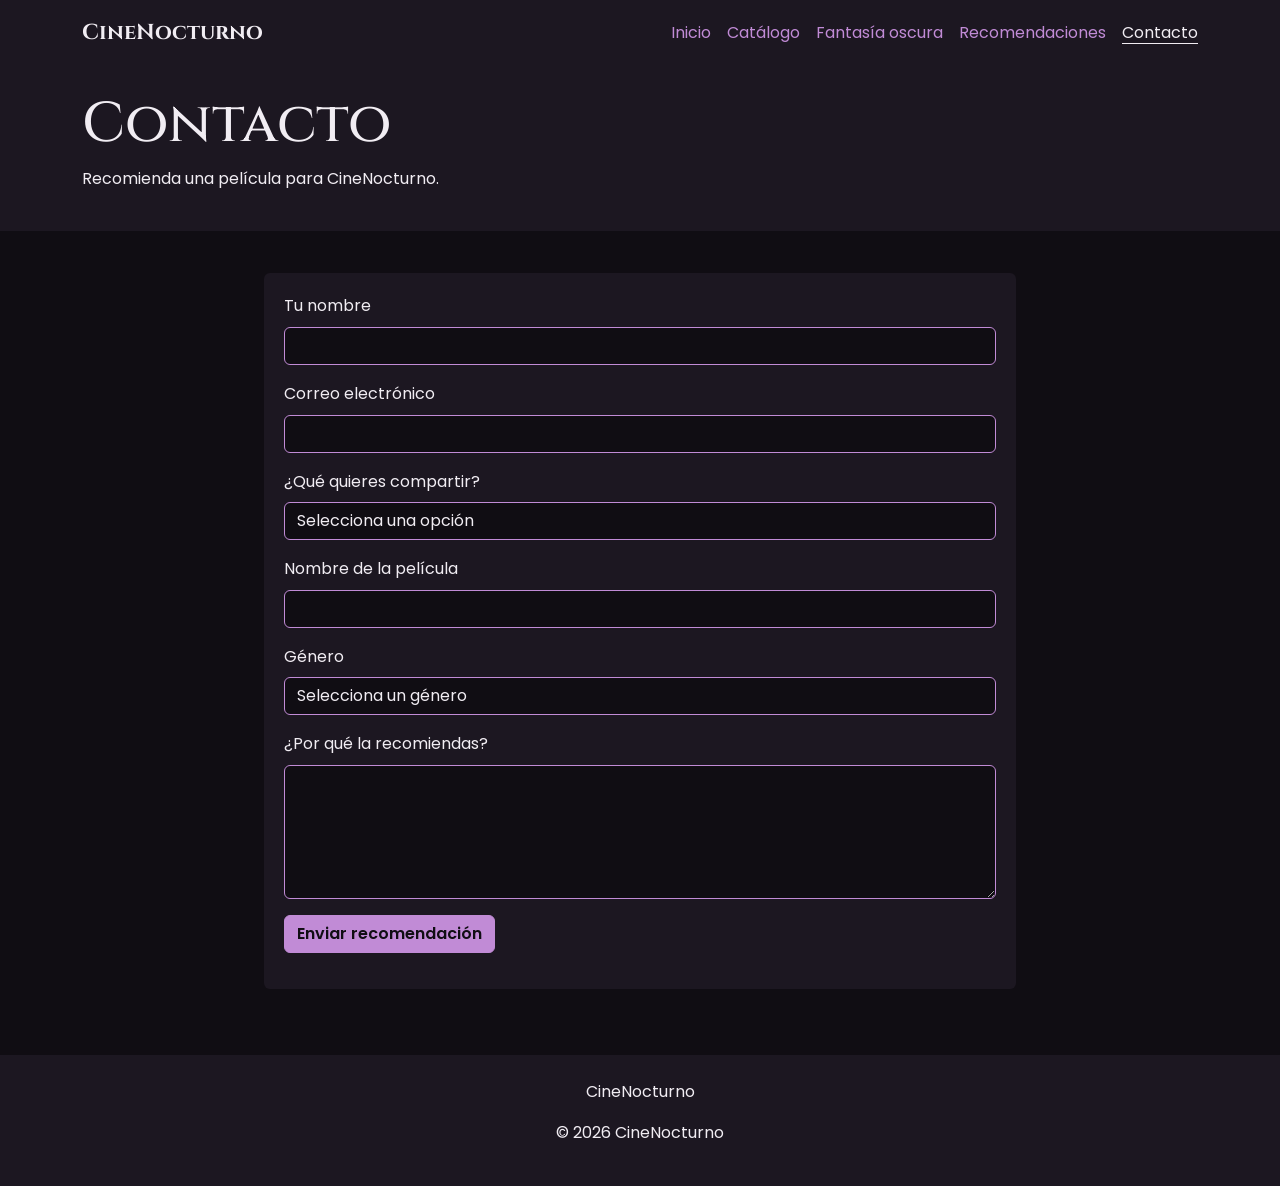
<file: contacto.html>
<!DOCTYPE html>
<html lang="es">
<head>
    <meta charset="UTF-8">
    <meta name="viewport" content="width=device-width, initial-scale=1.0">
    <title>CineNocturno | Contacto</title>
    <link rel="preconnect" href="https://fonts.googleapis.com">
    <link rel="preconnect" href="https://fonts.gstatic.com" crossorigin>
    <link href="https://fonts.googleapis.com/css2?family=Cinzel:wght@400;600;700&family=Poppins:wght@400;500;600&display=swap" rel="stylesheet">
    <link href="https://cdn.jsdelivr.net/npm/bootstrap@5.3.8/dist/css/bootstrap.min.css" rel="stylesheet" integrity="sha384-sRIl4kxILFvY47J16cr9ZwB07vP4J8+LH7qKQnuqkuIAvNWLzeN8tE5YBujZqJLB" crossorigin="anonymous">
    <link rel="stylesheet" href="css/style.css">
</head>
<body>
    <header>
        <nav class="navbar">
            <div class="container d-flex flex-column flex-lg-row justify-content-between align-items-lg-center gap-3">
                <a class="marca" href="index.html">CineNocturno</a>
                <ul class="lista-menu d-flex flex-wrap gap-3 mb-0">
                    <li><a href="index.html">Inicio</a></li>
                    <li><a href="catalogo.html">Catálogo</a></li>
                    <li><a href="fantasia.html">Fantasía oscura</a></li>
                    <li><a href="recomendaciones.html">Recomendaciones</a></li>
                    <li><a aria-current="page" href="contacto.html">Contacto</a></li>
                </ul>
            </div>
        </nav>
    </header>

    <main>
        <section class="encabezado">
            <div class="container py-4">
                <h1>Contacto</h1>
                <p>Recomienda una película para CineNocturno.</p>
            </div>
        </section>

        <section class="container seccion">
            <div class="row justify-content-center">
                <div class="col-12 col-lg-8">
                    <form id="formularioContacto" class="formulario" novalidate>
                        <div class="mb-3">
                            <label for="nombre" class="form-label">Tu nombre</label>
                            <input class="form-control campo-oscuro" id="nombre" name="nombre" type="text" minlength="2" maxlength="60" required>
                        </div>

                        <div class="mb-3">
                            <label for="correo" class="form-label">Correo electrónico</label>
                            <input class="form-control campo-oscuro" id="correo" name="correo" type="email" required>
                        </div>

                        <div class="mb-3">
                            <label for="tipo" class="form-label">¿Qué quieres compartir?</label>
                            <select class="form-select campo-oscuro" id="tipo" name="tipo" required>
                                <option value="">Selecciona una opción</option>
                                <option value="pelicula">Sugerir una película</option>
                                <option value="opinion">Compartir una opinión</option>
                                <option value="pregunta">Hacer una pregunta</option>
                            </select>
                        </div>

                        <div class="mb-3">
                            <label for="pelicula" class="form-label">Nombre de la película</label>
                            <input class="form-control campo-oscuro" id="pelicula" name="pelicula" type="text" maxlength="100" required>
                        </div>

                        <div class="mb-3">
                            <label for="genero" class="form-label">Género</label>
                            <select class="form-select campo-oscuro" id="genero" name="genero" required>
                                <option value="">Selecciona un género</option>
                                <option value="fantasia">Fantasía oscura</option>
                                <option value="terror">Terror</option>
                                <option value="comedia">Comedia</option>
                                <option value="animacion">Animación gótica</option>
                                <option value="otro">Otro</option>
                            </select>
                        </div>

                        <div class="mb-3">
                            <label for="mensaje" class="form-label">¿Por qué la recomiendas?</label>
                            <textarea class="form-control campo-oscuro" id="mensaje" name="mensaje" rows="5" minlength="10" maxlength="300" aria-describedby="contador" required></textarea>
                        </div>

                        <button class="btn boton-principal" type="submit">Enviar recomendación</button>
                        <p id="respuestaFormulario" class="mt-3" role="status" aria-live="polite"></p>
                    </form>
                </div>
            </div>
        </section>
    </main>

    <footer class="pie">
        <div class="container text-center">
            <p>CineNocturno</p>
            <p>© 2026 CineNocturno</p>
        </div>
    </footer>
    <script src="js/script.js"></script>
</body>
</html>
</file>
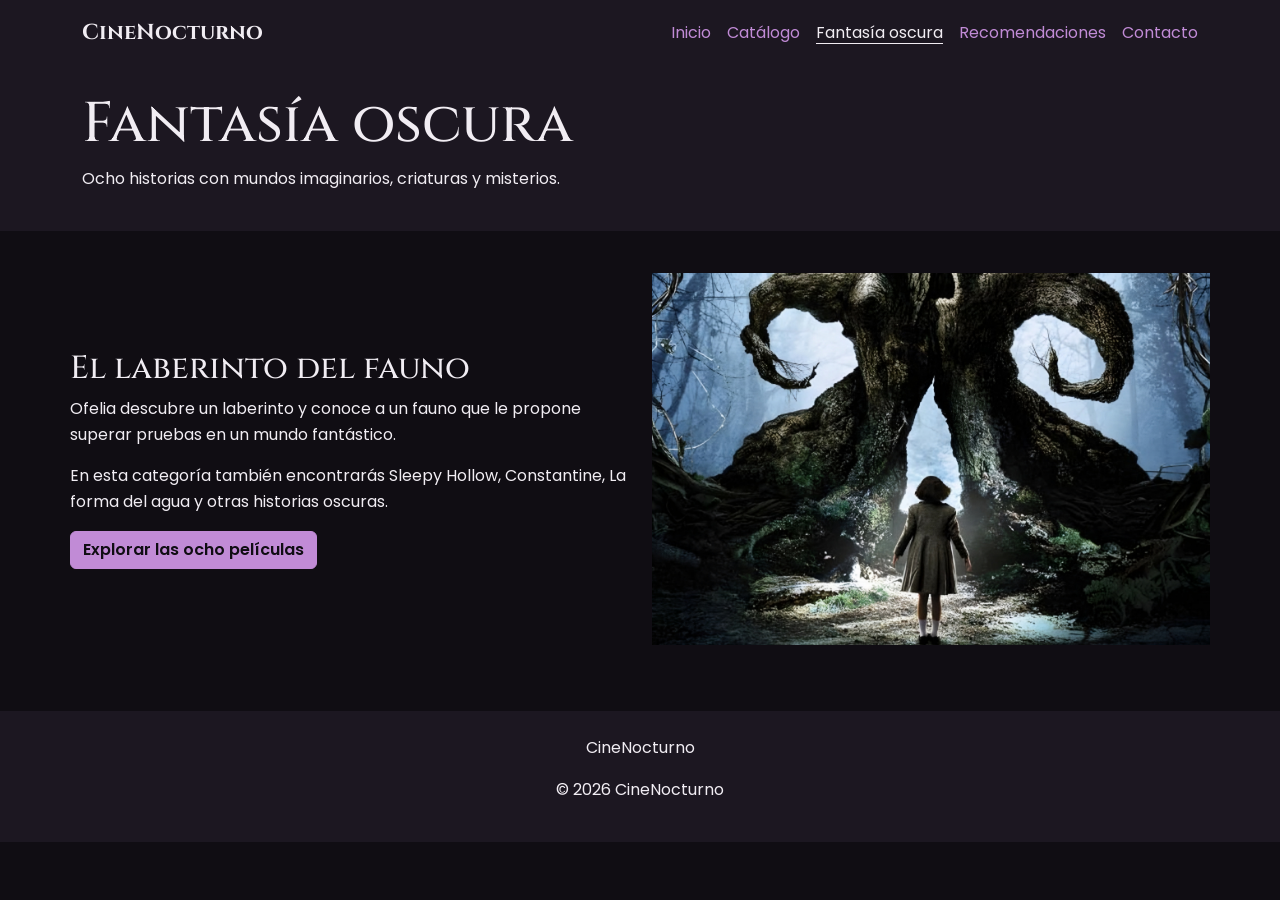
<file: fantasia.html>
<!DOCTYPE html>
<html lang="es">
<head>
    <meta charset="UTF-8">
    <meta name="viewport" content="width=device-width, initial-scale=1.0">
    <title>CineNocturno | Fantasía oscura</title>
    <link rel="preconnect" href="https://fonts.googleapis.com">
    <link rel="preconnect" href="https://fonts.gstatic.com" crossorigin>
    <link href="https://fonts.googleapis.com/css2?family=Cinzel:wght@400;600;700&family=Poppins:wght@400;500;600&display=swap" rel="stylesheet">
    <link href="https://cdn.jsdelivr.net/npm/bootstrap@5.3.8/dist/css/bootstrap.min.css" rel="stylesheet" integrity="sha384-sRIl4kxILFvY47J16cr9ZwB07vP4J8+LH7qKQnuqkuIAvNWLzeN8tE5YBujZqJLB" crossorigin="anonymous">
    <link rel="stylesheet" href="css/style.css">
</head>
<body>
    <header>
        <nav class="navbar">
            <div class="container d-flex flex-column flex-lg-row justify-content-between align-items-lg-center gap-3">
                <a class="marca" href="index.html">CineNocturno</a>
                <ul class="lista-menu d-flex flex-wrap gap-3 mb-0">
                    <li><a href="index.html">Inicio</a></li>
                    <li><a href="catalogo.html">Catálogo</a></li>
                    <li><a aria-current="page" href="fantasia.html">Fantasía oscura</a></li>
                    <li><a href="recomendaciones.html">Recomendaciones</a></li>
                    <li><a href="contacto.html">Contacto</a></li>
                </ul>
            </div>
        </nav>
    </header>

    <main>
        <section class="encabezado">
            <div class="container py-4">
                <h1>Fantasía oscura</h1>
                <p>Ocho historias con mundos imaginarios, criaturas y misterios.</p>
            </div>
        </section>

        <section class="container seccion">
            <div class="row align-items-center g-4">
                <div class="col-12 col-lg-6">
                    <h2>El laberinto del fauno</h2>
                    <p>Ofelia descubre un laberinto y conoce a un fauno que le propone superar pruebas en un mundo fantástico.</p>
                    <p>En esta categoría también encontrarás Sleepy Hollow, Constantine, La forma del agua y otras historias oscuras.</p>
                    <a class="btn boton-principal" href="catalogo.html?genero=fantasia">Explorar las ocho películas</a>
                </div>
                <div class="col-12 col-lg-6">
                    <img src="img/fauno.jpg" alt="Imagen de El laberinto del fauno" class="img-fluid imagen-destacada">
                </div>
            </div>
        </section>
    </main>

    <footer class="pie">
        <div class="container text-center">
            <p>CineNocturno</p>
            <p>© 2026 CineNocturno</p>
        </div>
    </footer>
    <script src="js/script.js"></script>
</body>
</html>
</file>
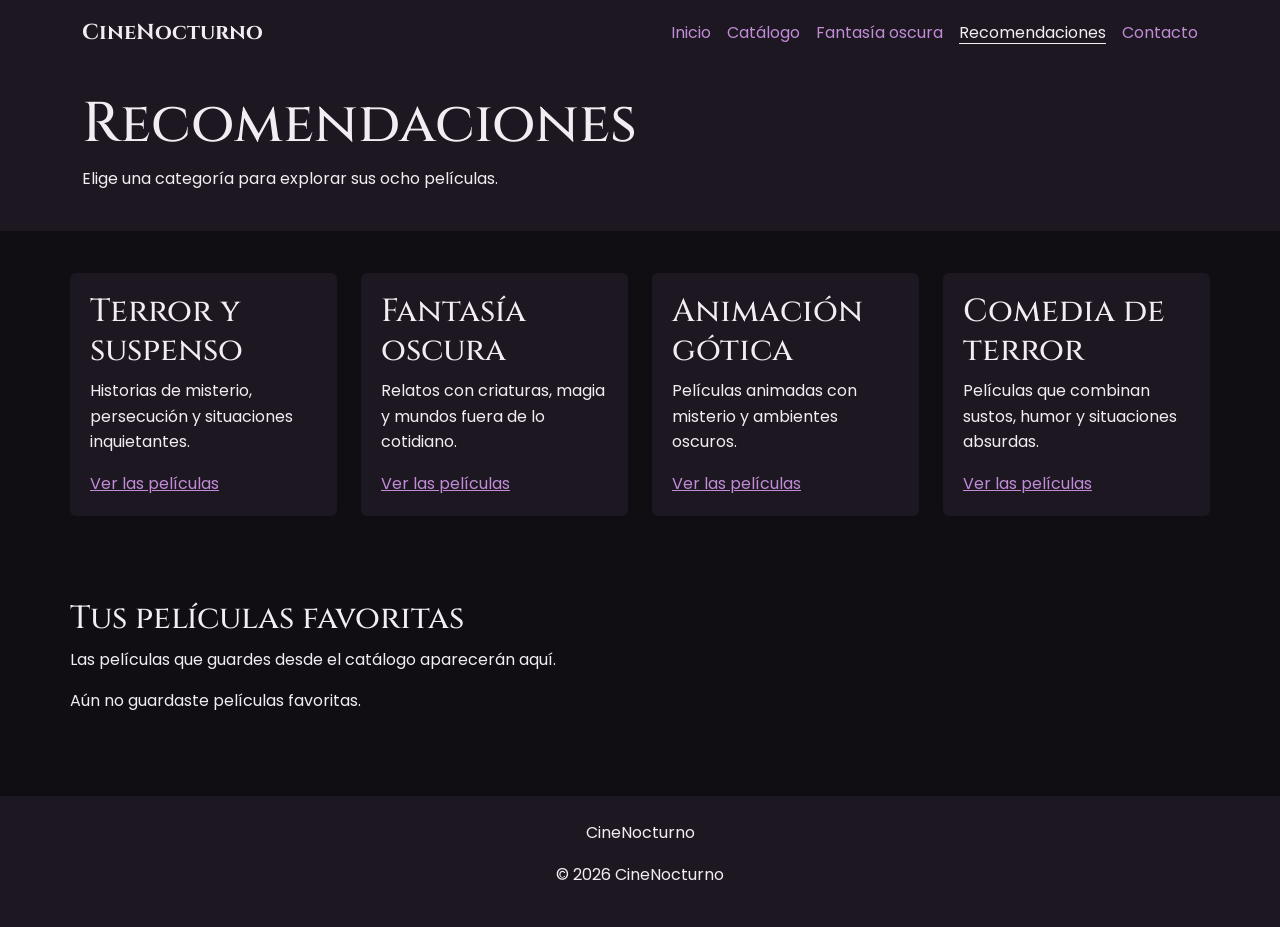
<file: recomendaciones.html>
<!DOCTYPE html>
<html lang="es">
<head>
    <meta charset="UTF-8">
    <meta name="viewport" content="width=device-width, initial-scale=1.0">
    <title>CineNocturno | Recomendaciones</title>
    <link rel="preconnect" href="https://fonts.googleapis.com">
    <link rel="preconnect" href="https://fonts.gstatic.com" crossorigin>
    <link href="https://fonts.googleapis.com/css2?family=Cinzel:wght@400;600;700&family=Poppins:wght@400;500;600&display=swap" rel="stylesheet">
    <link href="https://cdn.jsdelivr.net/npm/bootstrap@5.3.8/dist/css/bootstrap.min.css" rel="stylesheet" integrity="sha384-sRIl4kxILFvY47J16cr9ZwB07vP4J8+LH7qKQnuqkuIAvNWLzeN8tE5YBujZqJLB" crossorigin="anonymous">
    <link rel="stylesheet" href="css/style.css">
</head>
<body>
    <header>
        <nav class="navbar">
            <div class="container d-flex flex-column flex-lg-row justify-content-between align-items-lg-center gap-3">
                <a class="marca" href="index.html">CineNocturno</a>
                <ul class="lista-menu d-flex flex-wrap gap-3 mb-0">
                    <li><a href="index.html">Inicio</a></li>
                    <li><a href="catalogo.html">Catálogo</a></li>
                    <li><a href="fantasia.html">Fantasía oscura</a></li>
                    <li><a aria-current="page" href="recomendaciones.html">Recomendaciones</a></li>
                    <li><a href="contacto.html">Contacto</a></li>
                </ul>
            </div>
        </nav>
    </header>

    <main>
        <section class="encabezado">
            <div class="container py-4">
                <h1>Recomendaciones</h1>
                <p>Elige una categoría para explorar sus ocho películas.</p>
            </div>
        </section>

        <section class="container seccion">
            <div class="row g-4">
                <article class="col-12 col-md-6 col-lg-3">
                    <div class="tarjeta h-100">
                        <h2>Terror y suspenso</h2>
                        <p>Historias de misterio, persecución y situaciones inquietantes.</p>
                        <a href="catalogo.html?genero=terror">Ver las películas</a>
                    </div>
                </article>
                <article class="col-12 col-md-6 col-lg-3">
                    <div class="tarjeta h-100">
                        <h2>Fantasía oscura</h2>
                        <p>Relatos con criaturas, magia y mundos fuera de lo cotidiano.</p>
                        <a href="catalogo.html?genero=fantasia">Ver las películas</a>
                    </div>
                </article>
                <article class="col-12 col-md-6 col-lg-3">
                    <div class="tarjeta h-100">
                        <h2>Animación gótica</h2>
                        <p>Películas animadas con misterio y ambientes oscuros.</p>
                        <a href="catalogo.html?genero=animacion">Ver las películas</a>
                    </div>
                </article>
                <article class="col-12 col-md-6 col-lg-3">
                    <div class="tarjeta h-100">
                        <h2>Comedia de terror</h2>
                        <p>Películas que combinan sustos, humor y situaciones absurdas.</p>
                        <a href="catalogo.html?genero=comedia">Ver las películas</a>
                    </div>
                </article>
            </div>
        </section>

        <section class="container seccion">
            <div class="row">
                <div class="col-12">
                    <h2>Tus películas favoritas</h2>
                    <p>Las películas que guardes desde el catálogo aparecerán aquí.</p>
                    <ul id="listaFavoritas" class="lista-favoritas" aria-live="polite"></ul>
                    <p id="estadoFavoritas" role="status" aria-live="polite"></p>
                </div>
            </div>
        </section>
    </main>

    <footer class="pie">
        <div class="container text-center">
            <p>CineNocturno</p>
            <p>© 2026 CineNocturno</p>
        </div>
    </footer>
    <script src="js/script.js"></script>
</body>
</html>
</file>
<file: css/style.css>
:root {
    --fondo: #100d13;
    --superficie: #1c1721;
    --texto: #f1edf3;
    --acento: #c18bd6;
}

* {
    box-sizing: border-box;
}

body {
    margin: 0;
    background: var(--fondo);
    color: var(--texto);
    font-family: "Poppins", Arial, sans-serif;
    line-height: 1.6;
}

h1, h2, h3, .marca {
    font-family: "Cinzel", Georgia, serif;
}

.navbar, .pie, .tarjeta, .formulario, .portada, .encabezado {
    background: var(--superficie);
}

.navbar {
    padding: 16px 0;
}

.marca {
    color: var(--texto);
    font-size: 1.35rem;
    font-weight: 700;
    text-decoration: none;
}

.lista-menu {
    padding-left: 0;
    list-style: none;
}

a, .etiqueta, .genero {
    color: var(--acento);
}

.lista-menu a {
    text-decoration: none;
}

.lista-menu a:hover, .lista-menu a[aria-current="page"] {
    color: var(--texto);
    text-decoration: underline;
    text-underline-offset: 5px;
}

.portada h1, .encabezado h1 {
    max-width: 800px;
    font-size: clamp(2rem, 5vw, 3.5rem);
}

.seccion {
    padding: 42px 0;
}

.etiqueta, .genero {
    font-weight: 600;
}

.tarjeta, .formulario {
    height: 100%;
    padding: 20px;
    border-radius: 6px;
}

.imagen-tarjeta {
    width: 100%;
    height: 260px;
    margin-bottom: 16px;
    object-fit: cover;
}

.imagen-destacada {
    width: 100%;
    max-height: 430px;
    object-fit: cover;
}

.boton-principal, .boton-secundario {
    border: 1px solid var(--acento);
    background: var(--acento);
    color: var(--fondo);
    font-weight: 600;
}

.boton-principal:hover, .boton-secundario:hover, .boton-secundario.favorita {
    border-color: var(--texto);
    background: var(--texto);
    color: var(--fondo);
}

.campo-oscuro, .campo-oscuro:focus {
    border-color: var(--acento);
    background: var(--fondo);
    color: var(--texto);
}

.campo-oscuro:focus {
    box-shadow: 0 0 0 0.2rem rgba(193, 139, 214, 0.25);
}

.campo-oscuro option {
    background: var(--superficie);
    color: var(--texto);
}

.tarjeta-pelicula.oculta {
    display: none;
}

.mensaje-exito, .mensaje-error {
    padding: 12px;
    background: var(--superficie);
}

.mensaje-exito {
    border-left: 5px solid var(--acento);
}

.mensaje-error {
    border-left: 5px solid var(--texto);
}

.lista-favoritas {
    padding-left: 22px;
}

.pie {
    margin-top: 24px;
    padding: 24px 0;
    text-align: center;
}

a:focus-visible, button:focus-visible, input:focus-visible, select:focus-visible, textarea:focus-visible {
    outline: 3px solid var(--acento);
    outline-offset: 3px;
}

@media (max-width: 576px) {
    .seccion {
        padding: 28px 0;
    }

    .imagen-tarjeta {
        height: 220px;
    }
}
</file>
